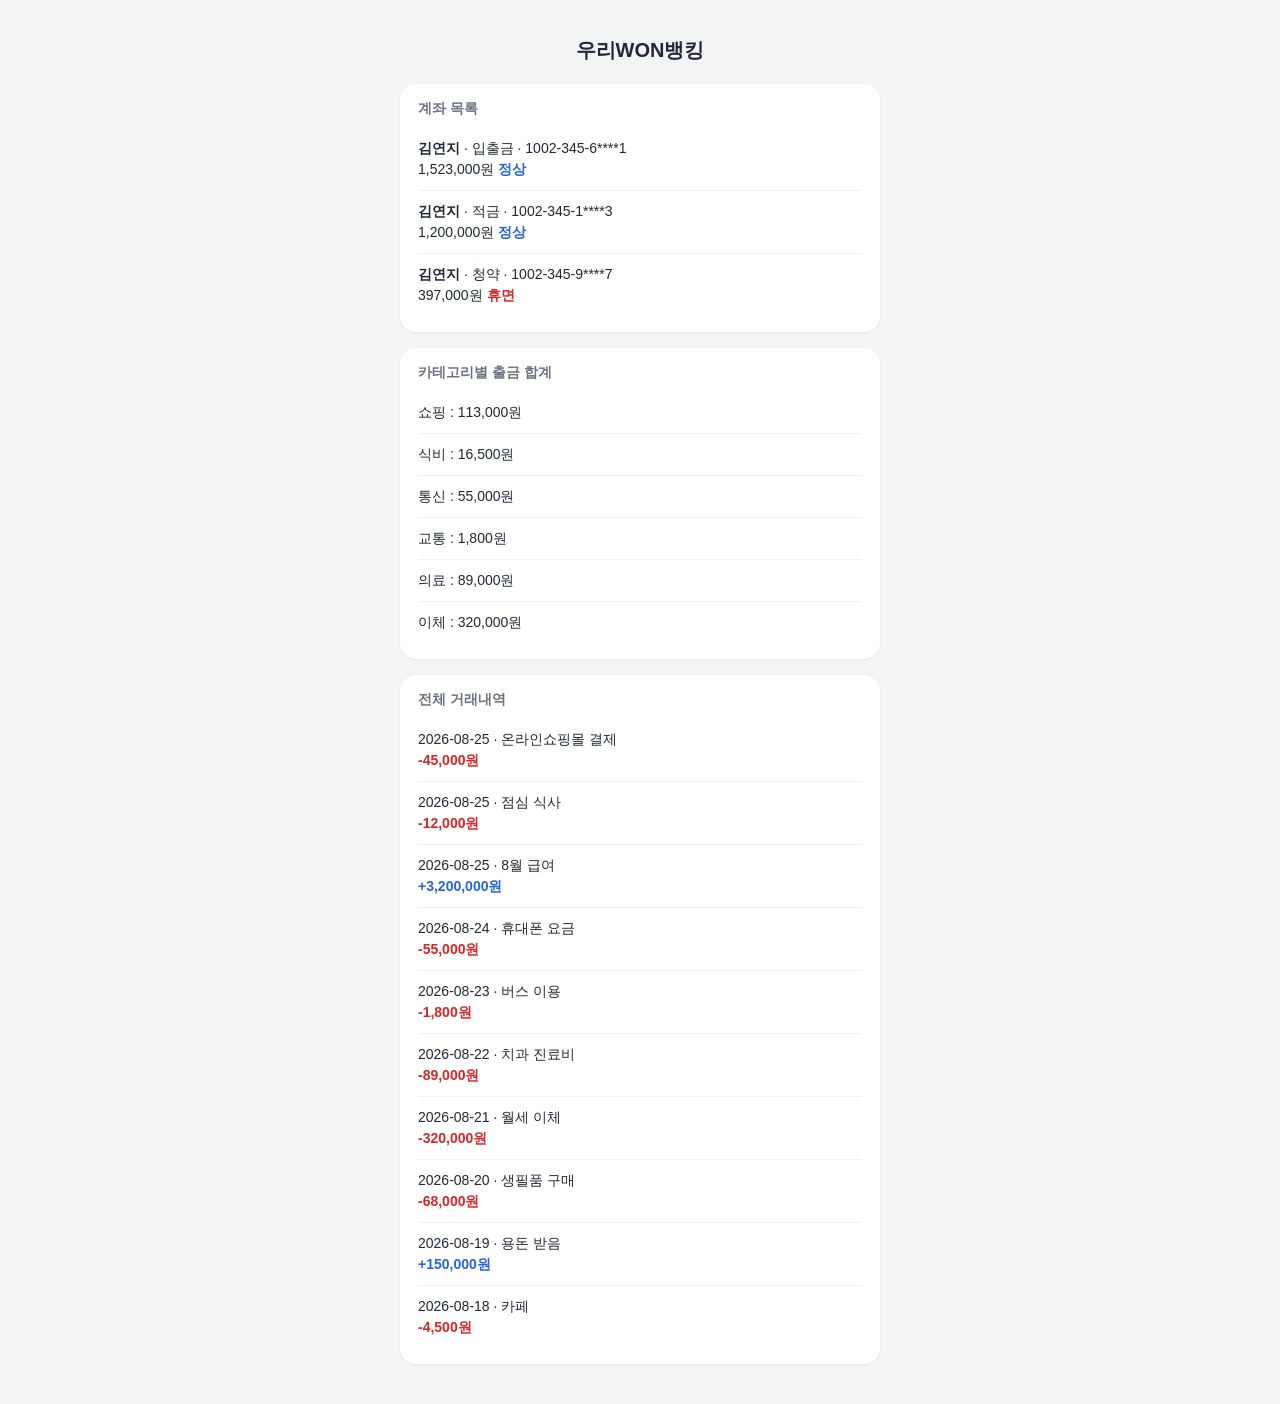
<file: 01_코드읽기/index.html>
<!DOCTYPE html>
<html lang="ko">
<head>
  <meta charset="UTF-8">
  <meta name="viewport" content="width=device-width, initial-scale=1.0">
  <title>우리WON뱅킹</title>
  <link rel="stylesheet" href="style.css">
</head>
<body>
  <div class="app">
    <h1>우리WON뱅킹</h1>
    <section id="acc" class="card"></section>
    <section id="cat" class="card"></section>
    <section id="tx" class="card"></section>
  </div>
  <script src="app.js"></script>
</body>
</html>
</file>
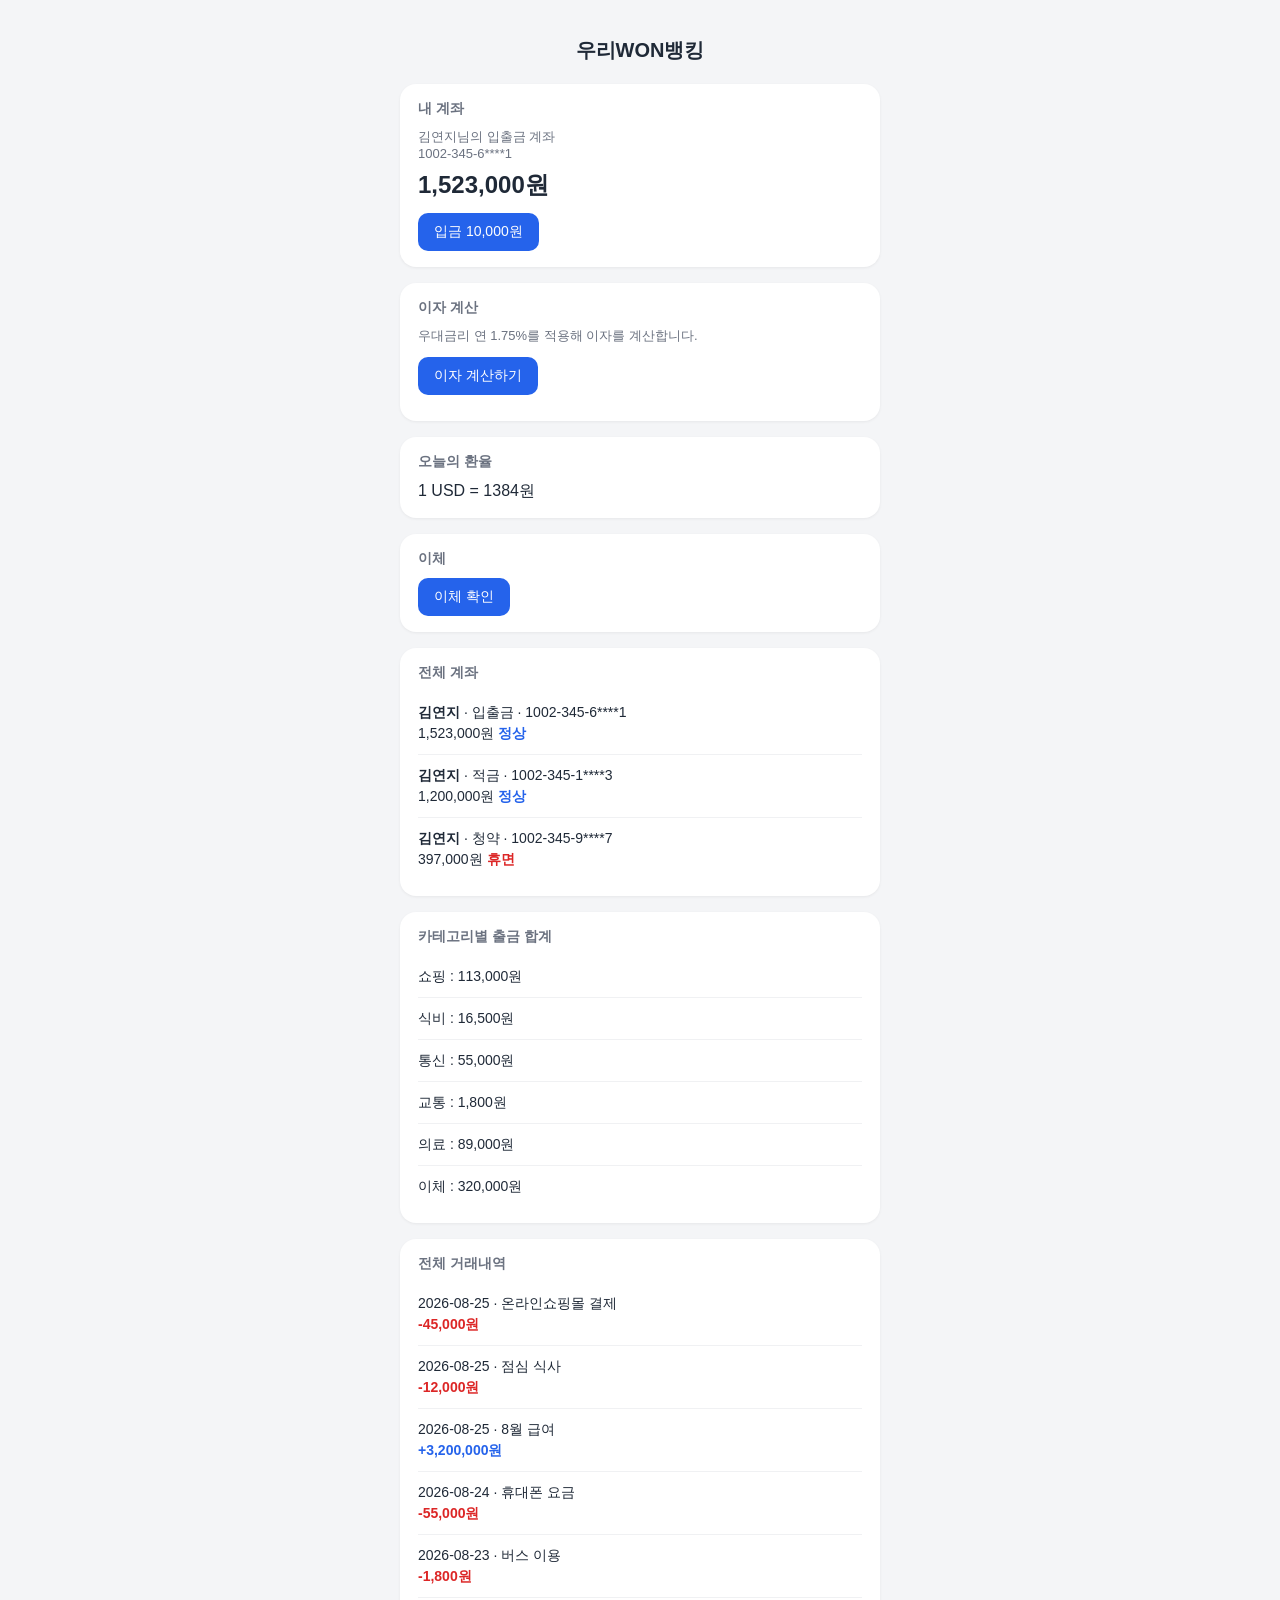
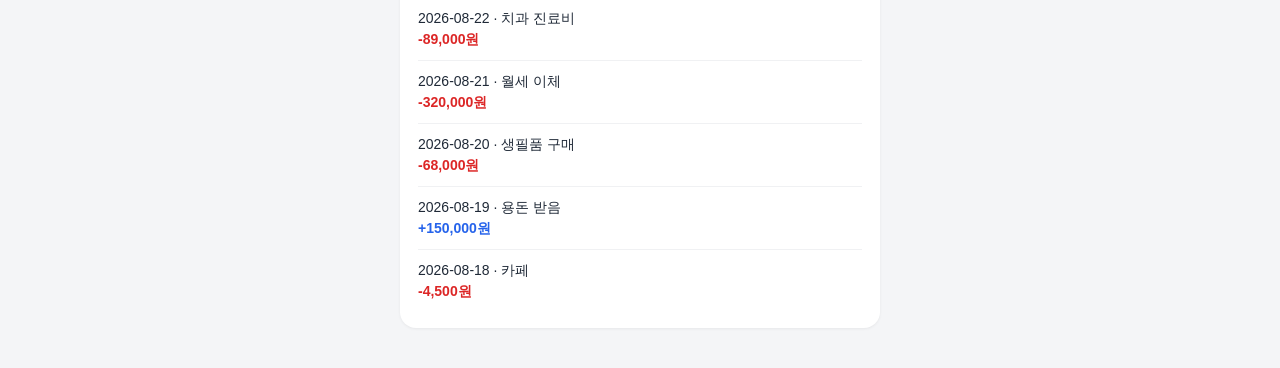
<file: 02_버그잡기/index.html>
<!DOCTYPE html>
<html lang="ko">
<head>
<meta charset="UTF-8">
<meta name="viewport" content="width=device-width, initial-scale=1.0">
<title>우리WON뱅킹</title>
<link rel="stylesheet" href="style.css">
</head>
<body>
<div class="app">
  <h1>우리WON뱅킹</h1>

  <section class="card">
    <h2>내 계좌</h2>
    <div class="account-owner">김연지님의 입출금 계좌</div>
    <div class="account-no">1002-345-6****1</div>
    <div id="balance" class="balance-amount">-</div>
    <button id="depositBtn" class="btn">입금 10,000원</button>
  </section>

  <section class="card">
    <h2>이자 계산</h2>
    <p class="desc">우대금리 연 1.75%를 적용해 이자를 계산합니다.</p>
    <button id="interestBtn" class="btn">이자 계산하기</button>
    <div id="interestResult" class="result"></div>
  </section>

  <section class="card">
    <h2>오늘의 환율</h2>
    <div>1 USD = <span id="exchangeRate">불러오는 중...</span></div>
  </section>

  <section class="card">
    <h2>이체</h2>
    <button id="transferBtn" class="btn">이체 확인</button>
  </section>

  <section id="accountList" class="card"></section>
  <section id="categorySummary" class="card"></section>
  <section id="transactionList" class="card"></section>
</div>

<div id="modalOverlay" class="modal-overlay hidden">
  <div id="transferModal" class="modal">
    <h2>이체 확인</h2>
    <p>박집주인님에게 320,000원을 이체합니다.</p>
    <div class="modal-actions">
      <button id="confirmTransferBtn" class="btn">확인</button>
      <button id="closeModalBtn" class="btn btn-outline">취소</button>
    </div>
  </div>
</div>

<script src="app.js"></script>
</body>
</html>
</file>
<file: 01_코드읽기/style.css>
body {
  margin: 0;
  padding: 24px 12px;
  background: #f4f5f7;
  font-family: -apple-system, "Malgun Gothic", "Apple SD Gothic Neo", sans-serif;
  color: #1f2937;
}

.app {
  max-width: 480px;
  margin: 0 auto;
}

h1 {
  font-size: 20px;
  text-align: center;
  margin-bottom: 20px;
}

.card {
  background: #ffffff;
  border-radius: 16px;
  padding: 16px 18px;
  margin-bottom: 16px;
  box-shadow: 0 1px 3px rgba(0, 0, 0, 0.06);
}

.card h2 {
  font-size: 14px;
  color: #6b7280;
  margin: 0 0 10px 0;
}

.row {
  padding: 10px 0;
  border-bottom: 1px solid #f0f1f3;
  font-size: 14px;
  line-height: 1.5;
}

.row:last-child {
  border-bottom: none;
}

.ok {
  color: #2563eb;
  font-weight: 600;
}

.bad {
  color: #dc2626;
  font-weight: 600;
}
</file>
<file: 02_버그잡기/style.css>
body {
  margin: 0;
  padding: 24px 12px;
  background: #f4f5f7;
  font-family: -apple-system, "Malgun Gothic", "Apple SD Gothic Neo", sans-serif;
  color: #1f2937;
}

.app {
  max-width: 480px;
  margin: 0 auto;
}

h1 {
  font-size: 20px;
  text-align: center;
  margin-bottom: 20px;
}

.card {
  background: #ffffff;
  border-radius: 16px;
  padding: 16px 18px;
  margin-bottom: 16px;
  box-shadow: 0 1px 3px rgba(0, 0, 0, 0.06);
}

.card h2 {
  font-size: 14px;
  color: #6b7280;
  margin: 0 0 10px 0;
}

.desc {
  font-size: 13px;
  color: #6b7280;
  margin: 0 0 12px 0;
}

.account-owner {
  font-size: 13px;
  color: #6b7280;
}

.account-no {
  font-size: 13px;
  color: #6b7280;
  margin-bottom: 8px;
}

.balance-amount {
  font-size: 24px;
  font-weight: 700;
  margin-bottom: 12px;
}

.result {
  margin-top: 10px;
  font-size: 14px;
  color: #2563eb;
}

.btn {
  border: none;
  background: #2563eb;
  color: #ffffff;
  padding: 10px 16px;
  border-radius: 10px;
  font-size: 14px;
  cursor: pointer;
}

.btn-outline {
  background: #ffffff;
  color: #2563eb;
  border: 1px solid #2563eb;
  margin-left: 8px;
}

.row {
  padding: 10px 0;
  border-bottom: 1px solid #f0f1f3;
  font-size: 14px;
  line-height: 1.5;
}

.row:last-child {
  border-bottom: none;
}

.ok {
  color: #2563eb;
  font-weight: 600;
}

.bad {
  color: #dc2626;
  font-weight: 600;
}

/* 이체 확인 모달 */
.modal-overlay {
  position: fixed;
  z-index: 500;
  top: 0;
  left: 0;
  width: 100%;
  height: 100%;
  background: rgba(17, 24, 39, 0.55);
  display: flex;
  align-items: center;
  justify-content: center;
}

.modal {
  z-index: 600;
  width: 320px;
  max-width: 90%;
  background: #ffffff;
  border-radius: 16px;
  padding: 24px;
  box-shadow: 0 10px 30px rgba(0, 0, 0, 0.2);
}

.modal-actions {
  margin-top: 16px;
  text-align: right;
}

.hidden {
  display: none;
}
</file>
